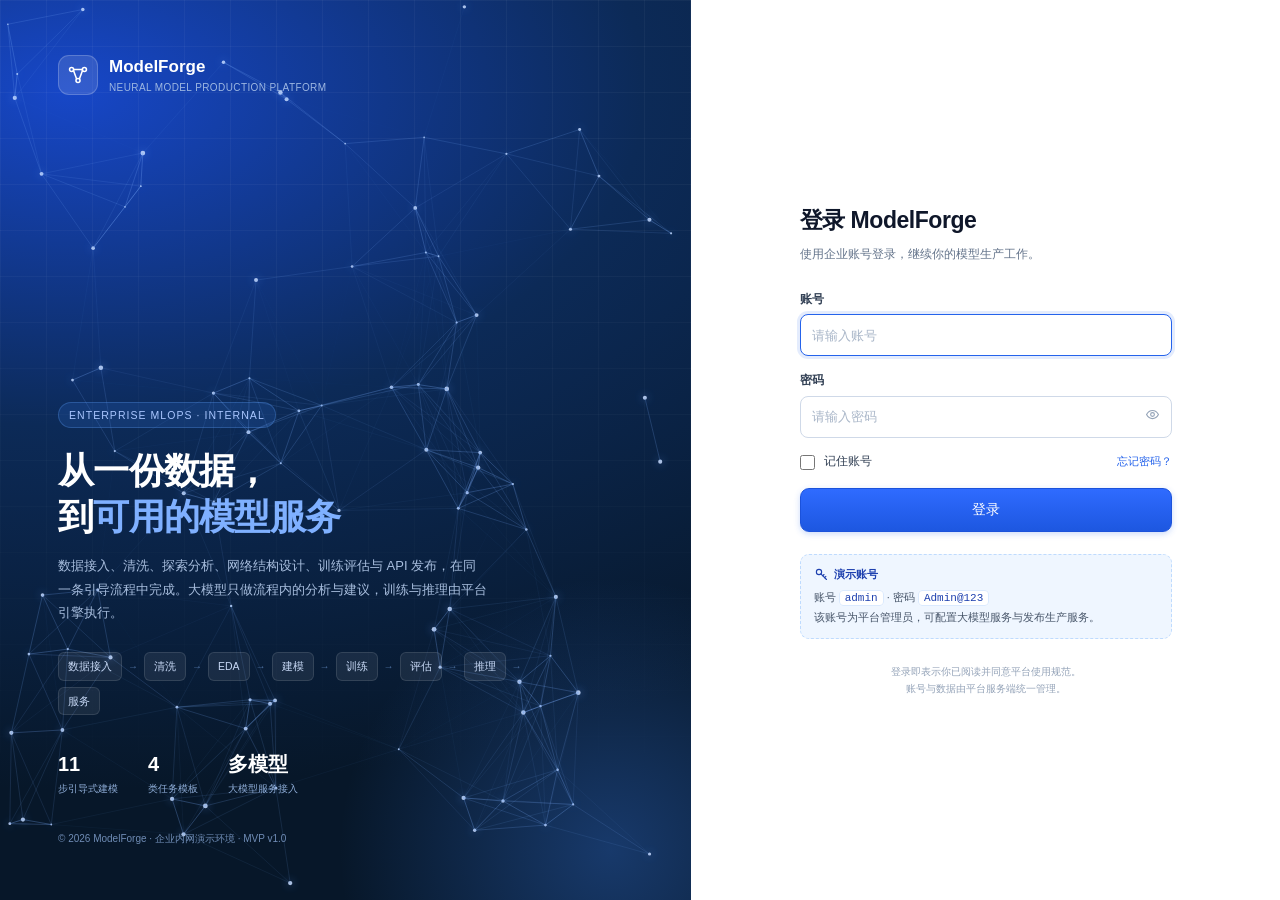
<file: frontend/index.html>
﻿﻿<!DOCTYPE html>
<html lang="zh-CN">
<head>
<meta charset="utf-8">
<meta name="viewport" content="width=device-width, initial-scale=1">
<link rel="icon" href="data:,">
<title>ModelForge · 神经网络模型生产平台</title>
<link rel="stylesheet" href="assets/styles.css?v=22">
</head>
<body>
<svg width="0" height="0" style="position:absolute" aria-hidden="true">
  <symbol id="i-home" viewBox="0 0 24 24"><path d="M3 10.5 12 3l9 7.5"/><path d="M5 9.5V21h14V9.5"/><path d="M9.5 21v-6h5v6"/></symbol>
  <symbol id="i-database" viewBox="0 0 24 24"><ellipse cx="12" cy="5" rx="8" ry="3"/><path d="M4 5v6c0 1.7 3.6 3 8 3s8-1.3 8-3V5"/><path d="M4 11v6c0 1.7 3.6 3 8 3s8-1.3 8-3v-6"/></symbol>
  <symbol id="i-sparkles" viewBox="0 0 24 24"><path d="m12 3 1.9 4.6L18.5 9.5 13.9 11.4 12 16l-1.9-4.6L5.5 9.5l4.6-1.9L12 3Z"/><path d="M19 15l.8 2 2 .8-2 .8-.8 2-.8-2-2-.8 2-.8.8-2Z"/></symbol>
  <symbol id="i-box" viewBox="0 0 24 24"><path d="m21 8-9-5-9 5v8l9 5 9-5V8Z"/><path d="m3 8 9 5 9-5"/><path d="M12 13v8"/></symbol>
  <symbol id="i-cpu" viewBox="0 0 24 24"><rect x="6" y="6" width="12" height="12" rx="2"/><rect x="9.5" y="9.5" width="5" height="5" rx="1"/><path d="M9 2v4M15 2v4M9 18v4M15 18v4M2 9h4M2 15h4M18 9h4M18 15h4"/></symbol>
  <symbol id="i-rocket" viewBox="0 0 24 24"><path d="M14 4c3-1 6-1 6-1s0 3-1 6c-1.5 4.2-4.8 7.4-9 9l-4-4c1.6-4.2 4.8-7.5 8-10Z"/><path d="m9 14-4 4"/><circle cx="15.5" cy="8.5" r="1.6"/><path d="M5.5 16.5c-1 .8-1.5 3.5-1.5 3.5s2.7-.5 3.5-1.5"/></symbol>
  <symbol id="i-settings" viewBox="0 0 24 24"><circle cx="12" cy="12" r="3"/><path d="M19.4 15a1.7 1.7 0 0 0 .3 1.9l.1.1a2 2 0 1 1-2.8 2.8l-.1-.1a1.7 1.7 0 0 0-1.9-.3 1.7 1.7 0 0 0-1 1.5V21a2 2 0 1 1-4 0v-.1a1.7 1.7 0 0 0-1-1.5 1.7 1.7 0 0 0-1.9.3l-.1.1a2 2 0 1 1-2.8-2.8l.1-.1a1.7 1.7 0 0 0 .3-1.9 1.7 1.7 0 0 0-1.5-1H3a2 2 0 1 1 0-4h.1a1.7 1.7 0 0 0 1.5-1 1.7 1.7 0 0 0-.3-1.9l-.1-.1a2 2 0 1 1 2.8-2.8l.1.1a1.7 1.7 0 0 0 1.9.3h.1a1.7 1.7 0 0 0 1-1.5V3a2 2 0 1 1 4 0v.1a1.7 1.7 0 0 0 1 1.5 1.7 1.7 0 0 0 1.9-.3l.1-.1a2 2 0 1 1 2.8 2.8l-.1.1a1.7 1.7 0 0 0-.3 1.9v.1a1.7 1.7 0 0 0 1.5 1H21a2 2 0 1 1 0 4h-.1a1.7 1.7 0 0 0-1.5 1Z"/></symbol>
  <symbol id="i-search" viewBox="0 0 24 24"><circle cx="11" cy="11" r="7"/><path d="m20 20-3.5-3.5"/></symbol>
  <symbol id="i-bell" viewBox="0 0 24 24"><path d="M18 8a6 6 0 1 0-12 0c0 7-3 7-3 7h18s-3 0-3-7"/><path d="M13.7 21a2 2 0 0 1-3.4 0"/></symbol>
  <symbol id="i-user" viewBox="0 0 24 24"><circle cx="12" cy="8" r="4"/><path d="M4.5 21c.6-4.2 3.7-6 7.5-6s6.9 1.8 7.5 6"/></symbol>
  <symbol id="i-logout" viewBox="0 0 24 24"><path d="M9 21H5a2 2 0 0 1-2-2V5a2 2 0 0 1 2-2h4"/><path d="m16 17 5-5-5-5"/><path d="M21 12H9"/></symbol>
  <symbol id="i-chevron-right" viewBox="0 0 24 24"><path d="m9 6 6 6-6 6"/></symbol>
  <symbol id="i-chevron-down" viewBox="0 0 24 24"><path d="m6 9 6 6 6-6"/></symbol>
  <symbol id="i-x" viewBox="0 0 24 24"><path d="M18 6 6 18M6 6l12 12"/></symbol>
  <symbol id="i-check" viewBox="0 0 24 24"><path d="m4 12.5 5 5L20 6.5"/></symbol>
  <symbol id="i-check-circle" viewBox="0 0 24 24"><circle cx="12" cy="12" r="9"/><path d="m8 12 3 3 5.5-6"/></symbol>
  <symbol id="i-x-circle" viewBox="0 0 24 24"><circle cx="12" cy="12" r="9"/><path d="m9 9 6 6M15 9l-6 6"/></symbol>
  <symbol id="i-alert" viewBox="0 0 24 24"><path d="m12 3 9.5 17H2.5L12 3Z"/><path d="M12 9v5"/><path d="M12 17.2v.1"/></symbol>
  <symbol id="i-info" viewBox="0 0 24 24"><circle cx="12" cy="12" r="9"/><path d="M12 11v5"/><path d="M12 7.8v.1"/></symbol>
  <symbol id="i-play" viewBox="0 0 24 24"><path d="M8 4.5v15l12-7.5-12-7.5Z"/></symbol>
  <symbol id="i-pause" viewBox="0 0 24 24"><path d="M9 5v14M15 5v14"/></symbol>
  <symbol id="i-stop" viewBox="0 0 24 24"><rect x="6" y="6" width="12" height="12" rx="2"/></symbol>
  <symbol id="i-refresh" viewBox="0 0 24 24"><path d="M21 12a9 9 0 1 1-3-6.7"/><path d="M21 3v6h-6"/></symbol>
  <symbol id="i-plus" viewBox="0 0 24 24"><path d="M12 5v14M5 12h14"/></symbol>
  <symbol id="i-upload" viewBox="0 0 24 24"><path d="M21 15v4a2 2 0 0 1-2 2H5a2 2 0 0 1-2-2v-4"/><path d="m7 9 5-5 5 5"/><path d="M12 4v12"/></symbol>
  <symbol id="i-download" viewBox="0 0 24 24"><path d="M21 15v4a2 2 0 0 1-2 2H5a2 2 0 0 1-2-2v-4"/><path d="m7 11 5 5 5-5"/><path d="M12 4v12"/></symbol>
  <symbol id="i-arrow-left" viewBox="0 0 24 24"><path d="M20 12H4"/><path d="m10 6-6 6 6 6"/></symbol>
  <symbol id="i-arrow-right" viewBox="0 0 24 24"><path d="M4 12h16"/><path d="m14 6 6 6-6 6"/></symbol>
  <symbol id="i-more" viewBox="0 0 24 24"><circle cx="5" cy="12" r="1"/><circle cx="12" cy="12" r="1"/><circle cx="19" cy="12" r="1"/></symbol>
  <symbol id="i-edit" viewBox="0 0 24 24"><path d="M12 20h9"/><path d="M16.5 3.5a2.1 2.1 0 0 1 3 3L8 18l-4 1 1-4 11.5-11.5Z"/></symbol>
  <symbol id="i-trash" viewBox="0 0 24 24"><path d="M4 7h16"/><path d="M9 7V4h6v3"/><path d="M6 7l1 13h10l1-13"/><path d="M10 11v5M14 11v5"/></symbol>
  <symbol id="i-filter" viewBox="0 0 24 24"><path d="M3 5h18l-7 8v6l-4 2v-8L3 5Z"/></symbol>
  <symbol id="i-lock" viewBox="0 0 24 24"><rect x="4.5" y="10" width="15" height="11" rx="2"/><path d="M8 10V7a4 4 0 0 1 8 0v3"/><path d="M12 14v3"/></symbol>
  <symbol id="i-eye" viewBox="0 0 24 24"><path d="M2.5 12S6 5.5 12 5.5 21.5 12 21.5 12 18 18.5 12 18.5 2.5 12 2.5 12Z"/><circle cx="12" cy="12" r="3"/></symbol>
  <symbol id="i-eye-off" viewBox="0 0 24 24"><path d="m3 3 18 18"/><path d="M10.6 6.2A9.8 9.8 0 0 1 12 6c6 0 9.5 6 9.5 6a17 17 0 0 1-3 3.6"/><path d="M6.2 7.5A17 17 0 0 0 2.5 12S6 18 12 18a9.7 9.7 0 0 0 4.1-.9"/><path d="M9.9 9.9a3 3 0 0 0 4.2 4.2"/></symbol>
  <symbol id="i-code" viewBox="0 0 24 24"><path d="m8 6-6 6 6 6"/><path d="m16 6 6 6-6 6"/></symbol>
  <symbol id="i-external" viewBox="0 0 24 24"><path d="M14 4h6v6"/><path d="m20 4-9 9"/><path d="M19 14v5a1.5 1.5 0 0 1-1.5 1.5h-12A1.5 1.5 0 0 1 4 19V7a1.5 1.5 0 0 1 1.5-1.5H11"/></symbol>
  <symbol id="i-layers" viewBox="0 0 24 24"><path d="m12 3 9 5-9 5-9-5 9-5Z"/><path d="m3 12 9 5 9-5"/><path d="m3 16 9 5 9-5"/></symbol>
  <symbol id="i-clock" viewBox="0 0 24 24"><circle cx="12" cy="12" r="9"/><path d="M12 7v5l3.5 2"/></symbol>
  <symbol id="i-target" viewBox="0 0 24 24"><circle cx="12" cy="12" r="9"/><circle cx="12" cy="12" r="5"/><circle cx="12" cy="12" r="1.2"/></symbol>
  <symbol id="i-zap" viewBox="0 0 24 24"><path d="M13 2 4 14h7l-1 8 9-12h-7l1-8Z"/></symbol>
  <symbol id="i-link" viewBox="0 0 24 24"><path d="M10 13a5 5 0 0 0 7.5.4l3-3a5 5 0 0 0-7-7l-1.7 1.7"/><path d="M14 11a5 5 0 0 0-7.5-.4l-3 3a5 5 0 0 0 7 7l1.7-1.7"/></symbol>
  <symbol id="i-help" viewBox="0 0 24 24"><circle cx="12" cy="12" r="9"/><path d="M9.3 9a2.8 2.8 0 1 1 4 2.5c-.8.4-1.3 1-1.3 1.9v.3"/><path d="M12 17.2v.1"/></symbol>
  <symbol id="i-chart" viewBox="0 0 24 24"><path d="M4 20V10M10 20V4M16 20v-7M22 20H2"/></symbol>
  <symbol id="i-table" viewBox="0 0 24 24"><rect x="3" y="4" width="18" height="16" rx="2"/><path d="M3 9h18M9 9v11M15 9v11"/></symbol>
  <symbol id="i-image" viewBox="0 0 24 24"><rect x="3" y="4" width="18" height="16" rx="2"/><circle cx="8.5" cy="9.5" r="1.6"/><path d="m21 16-5-5-6 6-3-3-4 4"/></symbol>
  <symbol id="i-text" viewBox="0 0 24 24"><path d="M4 6h16M4 11h16M4 16h11"/></symbol>
  <symbol id="i-trend" viewBox="0 0 24 24"><path d="m3 17 6-6 4 4 8-8"/><path d="M21 7v6h-6"/></symbol>
  <symbol id="i-shield" viewBox="0 0 24 24"><path d="M12 3 4.5 6v6c0 4.6 3.2 7.6 7.5 9 4.3-1.4 7.5-4.4 7.5-9V6L12 3Z"/><path d="m9 12 2 2 4-4"/></symbol>
  <symbol id="i-key" viewBox="0 0 24 24"><circle cx="8" cy="8" r="4.2"/><path d="m11 11 9 9"/><path d="m17 17 2-2"/><path d="m14 14 2-2"/></symbol>
  <symbol id="i-copy" viewBox="0 0 24 24"><rect x="9" y="9" width="12" height="12" rx="2"/><path d="M5 15H4a1 1 0 0 1-1-1V4a1 1 0 0 1 1-1h10a1 1 0 0 1 1 1v1"/></symbol>
  <symbol id="i-activity" viewBox="0 0 24 24"><path d="M3 12h4l3-8 4 16 3-8h4"/></symbol>
  <symbol id="i-server" viewBox="0 0 24 24"><rect x="3" y="4" width="18" height="7" rx="2"/><rect x="3" y="13" width="18" height="7" rx="2"/><path d="M7 7.5v.1M7 16.5v.1M12 7.5h5M12 16.5h5"/></symbol>
  <symbol id="i-mail" viewBox="0 0 24 24"><rect x="3" y="5" width="18" height="14" rx="2"/><path d="m3.5 6.5 8.5 6 8.5-6"/></symbol>
</svg>

<div class="app">
  <aside class="sidebar">
    <div class="sidebar-brand">
      <div class="brand-mark">
        <svg width="19" height="19" viewBox="0 0 24 24" fill="none" stroke="currentColor" stroke-width="1.7" stroke-linecap="round" stroke-linejoin="round">
          <circle cx="5" cy="6" r="2.2"/><circle cx="19" cy="6" r="2.2"/><circle cx="12" cy="18" r="2.2"/>
          <path d="M7.1 7.1 10.4 16M16.9 7.1 13.6 16M7.2 6h9.6"/>
        </svg>
      </div>
      <div>
        <div class="brand-name">ModelForge</div>
        <div class="brand-sub">模型生产平台 · MVP</div>
      </div>
    </div>

    <div class="org-switch" id="org-switch">
      <div class="org-avatar">数</div>
      <div class="org-name">数据智能中心</div>
      <div class="org-plan">企业版</div>
    </div>

    <nav class="side-nav" id="side-nav"></nav>

    <div class="sidebar-foot">
      <div class="llm-status" id="llm-status"></div>
      <div class="user-chip" id="side-user">
        <div class="avatar" data-user-initial>管理员</div>
        <div class="user-meta">
          <div class="n" data-user-name>管理员</div>
          <div class="r" data-user-role>平台管理员</div>
        </div>
        <svg class="icon icon-sm" style="color:#94a3b8" aria-hidden="true"><use href="#i-chevron-down"></use></svg>
      </div>
    </div>
  </aside>

  <div class="main">
    <header class="topbar">
      <div class="crumbs" id="crumbs"></div>
      <div class="topbar-right">
        <div class="search-box" id="btn-global-search" role="button" aria-label="全局搜索">
          <svg class="icon icon-sm" aria-hidden="true"><use href="#i-search"></use></svg>
          <input id="global-search" placeholder="搜索数据、模型或页面" readonly>
          <kbd>Ctrl K</kbd>
        </div>
        <button class="btn-ai" id="btn-ai">
          <svg class="icon icon-sm" aria-hidden="true"><use href="#i-sparkles"></use></svg>
          AI 助手
        </button>
        <button class="icon-btn" id="btn-notify" title="通知">
          <svg class="icon" aria-hidden="true"><use href="#i-bell"></use></svg>
          <span class="dot-red"></span>
        </button>
        <div class="top-user" id="top-user">
          <div class="avatar" data-user-initial>管理员</div>
          <div field="user">
            <div class="user-meta" style="min-width:70px">
              <div class="n" data-user-name>管理员</div>
              <div class="r" data-user-role>平台管理员</div>
            </div>
          </div>
        </div>
      </div>
    </header>

    <main id="view" class="content"></main>
  </div>
</div>

<script src="assets/base.js?v=31"></script>
<script src="assets/api.js?v=31"></script>
<script src="assets/core.js?v=31"></script>
<script src="assets/data.js?v=31"></script>
<script src="assets/models.js?v=31"></script>
<script src="assets/ops.js?v=31"></script>
<script src="assets/parse-plans.js?v=31"></script>
<script src="assets/wizard.js?v=31"></script>
<script src="assets/wizard-run.js?v=31"></script>
<script>MF.boot();</script>
</body>
</html>
</file>
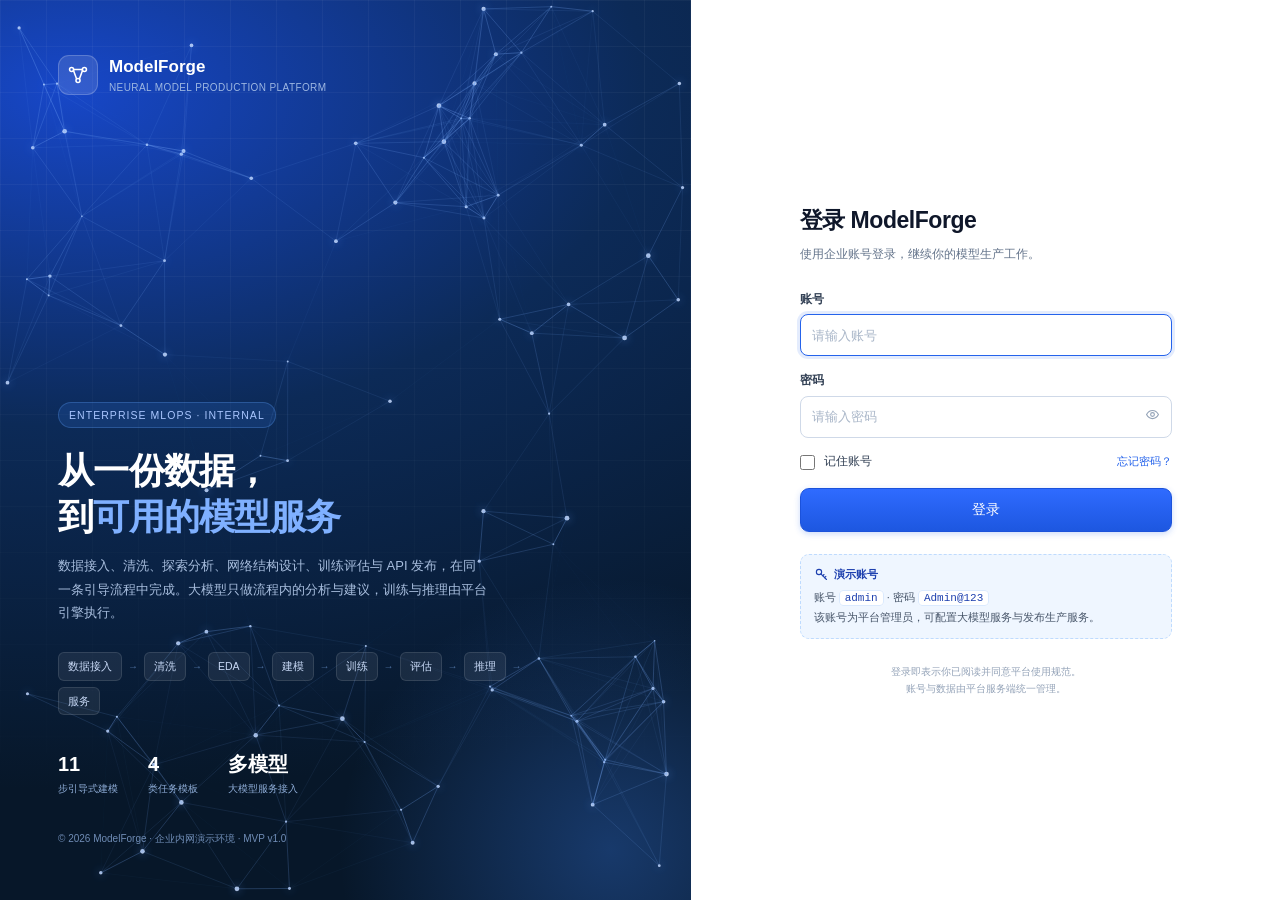
<file: frontend/login.html>
﻿<!DOCTYPE html>
<html lang="zh-CN">
<head>
<meta charset="utf-8">
<meta name="viewport" content="width=device-width, initial-scale=1">
<link rel="icon" href="data:,">
<title>登录 · ModelForge 模型生产平台</title>
<link rel="stylesheet" href="assets/styles.css?v=15">
</head>
<body>
<div class="login-page">
  <section class="login-left">
    <!-- 动态背景装饰 -->
    <div class="bg-layer">
      <canvas id="particle-canvas" aria-hidden="true"></canvas>
    </div>

    <div class="login-brand">
      <div class="mark">
        <svg width="22" height="22" viewBox="0 0 24 24" fill="none" stroke="currentColor" stroke-width="1.7" stroke-linecap="round" stroke-linejoin="round">
          <circle cx="5" cy="6" r="2.2"/><circle cx="19" cy="6" r="2.2"/><circle cx="12" cy="18" r="2.2"/>
          <path d="M7.1 7.1 10.4 16M16.9 7.1 13.6 16M7.2 6h9.6"/>
        </svg>
      </div>
      <div>
        <div class="n">ModelForge</div>
        <div class="s">NEURAL MODEL PRODUCTION PLATFORM</div>
      </div>
    </div>

    <div class="login-hero">
      <div class="eyebrow">ENTERPRISE MLOPS · INTERNAL</div>
      <h1>从一份数据，<br>到<span>可用的模型服务</span></h1>
      <p>数据接入、清洗、探索分析、网络结构设计、训练评估与 API 发布，在同一条引导流程中完成。大模型只做流程内的分析与建议，训练与推理由平台引擎执行。</p>
      <div class="login-flow">
        <span class="fi">数据接入</span><span class="fa">→</span>
        <span class="fi">清洗</span><span class="fa">→</span>
        <span class="fi">EDA</span><span class="fa">→</span>
        <span class="fi">建模</span><span class="fa">→</span>
        <span class="fi">训练</span><span class="fa">→</span>
        <span class="fi">评估</span><span class="fa">→</span>
        <span class="fi">推理</span><span class="fa">→</span>
        <span class="fi">服务</span>
      </div>
    </div>

    <div class="login-stats">
      <div><div class="sv">11</div><div class="sl">步引导式建模</div></div>
      <div><div class="sv">4</div><div class="sl">类任务模板</div></div>
      <div><div class="sv">多模型</div><div class="sl">大模型服务接入</div></div>
    </div>

    <div class="login-foot">© 2026 ModelForge · 企业内网演示环境 · MVP v1.0</div>
  </section>

  <section class="login-right">
    <div class="login-card">
      <h2>登录 ModelForge</h2>
      <div class="sub">使用企业账号登录，继续你的模型生产工作。</div>

      <div class="login-error" id="login-error">
        <svg class="icon icon-sm" aria-hidden="true"><use href="#i-alert"></use></svg>
        <span id="login-error-text">账号或密码不正确，请重试。</span>
      </div>

      <form id="login-form" autocomplete="on">
        <div class="login-field">
          <label for="login-account">账号</label>
          <input class="input" id="login-account" name="account" placeholder="请输入账号" autocomplete="username" autofocus>
        </div>
        <div class="login-field">
          <label for="login-password">密码</label>
          <div class="input-affix">
            <input class="input" id="login-password" name="password" type="password" placeholder="请输入密码" autocomplete="current-password">
            <button class="affix-btn" type="button" id="login-eye" aria-label="显示或隐藏密码">
              <svg class="icon icon-sm" aria-hidden="true"><use href="#i-eye"></use></svg>
            </button>
          </div>
        </div>
        <div class="login-row">
          <label class="check-row" style="padding:0"><input type="checkbox" id="login-remember"><span class="ct" style="font-size:11.5px">记住账号</span></label>
          <a href="javascript:void(0)" id="login-forgot">忘记密码？</a>
        </div>
        <button class="btn btn-primary btn-block login-btn" type="submit" id="login-submit">登录</button>
      </form>

      <div class="demo-box">
        <div class="dt">
          <svg class="icon icon-sm" aria-hidden="true"><use href="#i-key"></use></svg>
          演示账号
        </div>
        <div class="dd">账号 <code>admin</code> · 密码 <code>Admin@123</code><br>该账号为平台管理员，可配置大模型服务与发布生产服务。</div>
      </div>

      <div class="login-legal">登录即表示你已阅读并同意平台使用规范。<br>账号与数据由平台服务端统一管理。</div>
    </div>
  </section>
</div>

<svg width="0" height="0" style="position:absolute" aria-hidden="true">
  <symbol id="i-alert" viewBox="0 0 24 24"><path d="m12 3 9.5 17H2.5L12 3Z"/><path d="M12 9v5"/><path d="M12 17.2v.1"/></symbol>
  <symbol id="i-eye" viewBox="0 0 24 24"><path d="M2.5 12S6 5.5 12 5.5 21.5 12 21.5 12 18 18.5 12 18.5 2.5 12 2.5 12Z"/><circle cx="12" cy="12" r="3"/></symbol>
  <symbol id="i-eye-off" viewBox="0 0 24 24"><path d="m3 3 18 18"/><path d="M10.6 6.2A9.8 9.8 0 0 1 12 6c6 0 9.5 6 9.5 6a17 17 0 0 1-3 3.6"/><path d="M6.2 7.5A17 17 0 0 0 2.5 12S6 18 12 18a9.7 9.7 0 0 0 4.1-.9"/><path d="M9.9 9.9a3 3 0 0 0 4.2 4.2"/></symbol>
  <symbol id="i-key" viewBox="0 0 24 24"><circle cx="8" cy="8" r="4.2"/><path d="m11 11 9 9"/><path d="m17 17 2-2"/><path d="m14 14 2-2"/></symbol>
</svg>

<script src="assets/base.js?v=15"></script>
<script src="assets/api.js?v=15"></script>
<script src="assets/login.js?v=15"></script>
<script>
(function () {
  const canvas = document.getElementById('particle-canvas');
  if (!canvas) return;
  const ctx = canvas.getContext('2d');
  const left = document.querySelector('.login-left');

  let W = 0, H = 0, dpr = Math.min(window.devicePixelRatio || 1, 2);
  let particles = [];
  const mouse = { x: null, y: null, active: false };
  const PARTICLE_COUNT = 90;
  const LINK_DIST = 150;
  const MOUSE_RADIUS = 130;

  function resize() {
    const rect = left.getBoundingClientRect();
    W = rect.width; H = rect.height;
    canvas.width = W * dpr; canvas.height = H * dpr;
    canvas.style.width = W + 'px'; canvas.style.height = H + 'px';
    ctx.setTransform(dpr, 0, 0, dpr, 0, 0);
  }

  function init() {
    particles = [];
    for (let i = 0; i < PARTICLE_COUNT; i++) {
      particles.push({
        x: Math.random() * W,
        y: Math.random() * H,
        vx: (Math.random() - 0.5) * 0.5,
        vy: (Math.random() - 0.5) * 0.5,
        r: Math.random() * 1.6 + 0.8
      });
    }
  }

  function step() {
    ctx.clearRect(0, 0, W, H);

    // 粒子 + 排斥
    for (let i = 0; i < particles.length; i++) {
      const p = particles[i];
      p.x += p.vx; p.y += p.vy;
      if (mouse.active) {
        const dx = p.x - mouse.x, dy = p.y - mouse.y;
        const d2 = dx * dx + dy * dy;
        if (d2 < MOUSE_RADIUS * MOUSE_RADIUS) {
          const d = Math.sqrt(d2) || 0.01;
          const push = (MOUSE_RADIUS - d) / MOUSE_RADIUS;
          p.vx += (dx / d) * push * 0.25;
          p.vy += (dy / d) * push * 0.25;
        }
      }
      // 阻尼
      p.vx *= 0.985; p.vy *= 0.985;
      if (Math.abs(p.vx) < 0.02) p.vx = (Math.random() - 0.5) * 0.1;
      if (Math.abs(p.vy) < 0.02) p.vy = (Math.random() - 0.5) * 0.1;
      // 边界反弹（留一点内缩）
      const pad = 6;
      if (p.x < pad) { p.x = pad; p.vx *= -1; }
      if (p.x > W - pad) { p.x = W - pad; p.vx *= -1; }
      if (p.y < pad) { p.y = pad; p.vy *= -1; }
      if (p.y > H - pad) { p.y = H - pad; p.vy *= -1; }

      ctx.beginPath();
      ctx.arc(p.x, p.y, p.r, 0, Math.PI * 2);
      ctx.fillStyle = 'rgba(200,220,255,0.9)';
      ctx.shadowColor = 'rgba(100,160,255,0.8)';
      ctx.shadowBlur = 8;
      ctx.fill();
      ctx.shadowBlur = 0;
    }

    // 连线
    ctx.lineWidth = 0.7;
    for (let i = 0; i < particles.length; i++) {
      for (let j = i + 1; j < particles.length; j++) {
        const a = particles[i], b = particles[j];
        const dx = a.x - b.x, dy = a.y - b.y;
        const d = Math.sqrt(dx * dx + dy * dy);
        if (d < LINK_DIST) {
          const alpha = (1 - d / LINK_DIST) * 0.55;
          ctx.strokeStyle = 'rgba(127,176,255,' + alpha.toFixed(3) + ')';
          ctx.beginPath();
          ctx.moveTo(a.x, a.y); ctx.lineTo(b.x, b.y);
          ctx.stroke();
        }
      }
    }

    requestAnimationFrame(step);
  }

  function onMouse(e) {
    const rect = left.getBoundingClientRect();
    mouse.x = e.clientX - rect.left;
    mouse.y = e.clientY - rect.top;
    mouse.active = true;
  }
  function onLeave() { mouse.active = false; }
  function onResize() {
    resize();
    init();
  }

  window.addEventListener('resize', onResize);
  left.addEventListener('mousemove', onMouse);
  left.addEventListener('mouseleave', onLeave);

  resize(); init(); step();
})();
</script>
</body>
</html>
</file>
<file: frontend/assets/styles.css>
/* =========================================================
   ModelForge · 神经网络模型全生命周期平台
   蓝白商务风格设计系统
   ========================================================= */
:root {
  --primary: #2563eb;
  --primary-600: #1d4ed8;
  --primary-700: #1e40af;
  --primary-50: #eff6ff;
  --primary-100: #dbeafe;
  --primary-200: #bfdbfe;
  --navy: #0b1b33;
  --navy-2: #102a4c;
  --ink: #0f172a;
  --text: #1e293b;
  --muted: #64748b;
  --subtle: #94a3b8;
  --line: #e5ebf3;
  --line-strong: #cfd9e8;
  --bg: #f4f7fc;
  --surface: #ffffff;
  --surface-2: #f8fafd;
  --success: #0f9d76;
  --success-bg: #ecfdf5;
  --warning: #c77a0a;
  --warning-bg: #fffbeb;
  --danger: #dc2626;
  --danger-bg: #fef2f2;
  --purple: #7c3aed;
  --purple-bg: #f5f3ff;
  --cyan: #0891b2;
  --radius: 12px;
  --radius-sm: 8px;
  --radius-lg: 16px;
  --shadow-sm: 0 1px 2px rgba(15, 23, 42, .04);
  --shadow: 0 6px 20px rgba(15, 23, 42, .06);
  --shadow-lg: 0 24px 60px rgba(15, 23, 42, .16);
  --sidebar-w: 236px;
  --topbar-h: 64px;
  --mono: "SFMono-Regular", "JetBrains Mono", Consolas, "Liberation Mono", Menlo, monospace;
}

* { box-sizing: border-box; margin: 0; padding: 0; }
html, body { height: 100%; }
body {
  font-family: -apple-system, BlinkMacSystemFont, "Segoe UI", "PingFang SC", "Hiragino Sans GB", "Microsoft YaHei", sans-serif;
  background: var(--bg);
  color: var(--text);
  font-size: 14px;
  line-height: 1.55;
  -webkit-font-smoothing: antialiased;
}
a { color: var(--primary); text-decoration: none; }
button, input, select, textarea { font-family: inherit; }
button { cursor: pointer; }
svg { display: block; }
::selection { background: var(--primary-200); }
::-webkit-scrollbar { width: 8px; height: 8px; }
::-webkit-scrollbar-thumb { background: #cdd8e8; border-radius: 8px; }
::-webkit-scrollbar-track { background: transparent; }

.icon { width: 18px; height: 18px; stroke: currentColor; fill: none; stroke-width: 1.8; stroke-linecap: round; stroke-linejoin: round; flex-shrink: 0; }
.icon-sm { width: 15px; height: 15px; }
.icon-lg { width: 22px; height: 22px; }

/* ---------- 布局 ---------- */
.app { min-height: 100vh; }
.sidebar {
  position: fixed; inset: 0 auto 0 0; width: var(--sidebar-w);
  background: #fff; border-right: 1px solid var(--line);
  display: flex; flex-direction: column; z-index: 50;
}
.sidebar-brand {
  height: var(--topbar-h); display: flex; align-items: center; gap: 10px;
  padding: 0 18px; border-bottom: 1px solid var(--line);
}
.brand-mark {
  width: 34px; height: 34px; border-radius: 9px; flex-shrink: 0;
  background: linear-gradient(145deg, #2f6bff, #1747c8);
  display: grid; place-items: center; color: #fff;
  box-shadow: 0 4px 12px rgba(37, 99, 235, .3);
}
.brand-name { font-size: 15px; font-weight: 700; letter-spacing: -.01em; color: var(--ink); line-height: 1.2; }
.brand-sub { font-size: 10px; color: var(--subtle); letter-spacing: .01em; }
.org-switch {
  margin: 12px 14px 4px; padding: 9px 10px; border: 1px solid var(--line);
  border-radius: var(--radius-sm); display: flex; align-items: center; gap: 9px;
  cursor: pointer; transition: .16s; background: var(--surface-2);
}
.org-switch:hover { border-color: var(--primary-200); background: var(--primary-50); }
.org-avatar {
  width: 26px; height: 26px; border-radius: 7px; background: var(--navy);
  color: #fff; display: grid; place-items: center; font-size: 11px; font-weight: 700;
}
.org-name { font-size: 12px; font-weight: 600; color: var(--text); flex: 1; }
.org-plan { font-size: 10px; color: var(--muted); }

.side-nav { flex: 1; overflow-y: auto; padding: 8px 12px 12px; }
.nav-group { margin-top: 14px; }
.nav-group-label {
  font-size: 10px; letter-spacing: .1em; color: var(--subtle);
  padding: 0 10px; margin-bottom: 6px; font-weight: 600;
}
.nav-item {
  display: flex; align-items: center; gap: 10px; height: 38px; padding: 0 10px;
  border-radius: 8px; color: #475569; font-size: 13px; font-weight: 500;
  position: relative; margin-bottom: 2px; transition: .16s;
}
.nav-item:hover { background: #f3f7fd; color: var(--primary-600); }
.nav-item.active { background: var(--primary-50); color: var(--primary-600); font-weight: 600; }
.nav-item.active::before {
  content: ""; position: absolute; left: -12px; top: 9px; bottom: 9px;
  width: 3px; border-radius: 0 3px 3px 0; background: var(--primary);
}
.nav-item .nav-badge {
  margin-left: auto; font-size: 10px; padding: 1px 6px; border-radius: 999px;
  background: var(--primary-100); color: var(--primary-700); font-weight: 600;
}
.sidebar-foot { border-top: 1px solid var(--line); padding: 12px; }
.llm-status {
  display: flex; align-items: center; gap: 8px; padding: 9px 10px;
  border-radius: 8px; background: var(--surface-2); border: 1px solid var(--line);
  margin-bottom: 10px; cursor: pointer;
}
.llm-status .dot { width: 7px; height: 7px; border-radius: 50%; background: var(--success); box-shadow: 0 0 0 3px rgba(15, 157, 118, .12); }
.llm-status .label { font-size: 11px; color: var(--muted); }
.llm-status .value { font-size: 11px; font-weight: 600; color: var(--text); margin-left: auto; }
.user-chip { display: flex; align-items: center; gap: 9px; padding: 6px; border-radius: 8px; cursor: pointer; }
.user-chip:hover { background: var(--surface-2); }
.avatar {
  width: 30px; height: 30px; border-radius: 50%; background: linear-gradient(135deg, #4f8bff, #1d4ed8);
  color: #fff; font-size: 12px; font-weight: 600; display: grid; place-items: center;
}
.user-meta { flex: 1; min-width: 0; }
.user-meta .n { font-size: 12px; font-weight: 600; color: var(--text); }
.user-meta .r { font-size: 10px; color: var(--subtle); }

.main { margin-left: var(--sidebar-w); min-height: 100vh; display: flex; flex-direction: column; }
.topbar {
  height: var(--topbar-h); position: sticky; top: 0; z-index: 40;
  background: rgba(255, 255, 255, .9); backdrop-filter: blur(10px);
  border-bottom: 1px solid var(--line);
  display: flex; align-items: center; gap: 16px; padding: 0 26px;
}
.crumbs { display: flex; align-items: center; gap: 7px; font-size: 12px; color: var(--subtle); }
.crumbs .cur { color: var(--text); font-weight: 600; }
.crumbs .sep { color: #cbd5e1; }
.topbar-right { margin-left: auto; display: flex; align-items: center; gap: 8px; }
.search-box {
  display: flex; align-items: center; gap: 8px; width: 230px; height: 34px;
  padding: 0 10px; border: 1px solid var(--line); border-radius: 8px;
  background: var(--surface-2); color: var(--subtle); transition: .16s;
}
.search-box:focus-within { border-color: var(--primary-200); background: #fff; box-shadow: 0 0 0 3px rgba(37, 99, 235, .08); }
.search-box input { border: 0; outline: 0; background: transparent; font-size: 12px; flex: 1; color: var(--text); }
.search-box kbd {
  font-family: inherit; font-size: 10px; border: 1px solid var(--line-strong);
  padding: 1px 5px; border-radius: 4px; color: var(--subtle); background: #fff;
}
.icon-btn {
  width: 34px; height: 34px; border-radius: 8px; border: 1px solid transparent;
  background: transparent; color: var(--muted); display: grid; place-items: center; position: relative;
  transition: .16s;
}
.icon-btn:hover { background: var(--primary-50); color: var(--primary-600); }
.icon-btn .dot-red { position: absolute; top: 7px; right: 8px; width: 6px; height: 6px; border-radius: 50%; background: var(--danger); border: 1.5px solid #fff; }
.btn-ai {
  display: inline-flex; align-items: center; gap: 6px; height: 34px; padding: 0 12px;
  border: 1px solid var(--primary-200); background: linear-gradient(180deg, #f5f9ff, #eef5ff);
  color: var(--primary-600); border-radius: 8px; font-size: 12px; font-weight: 600;
}
.btn-ai:hover { background: var(--primary-50); border-color: var(--primary); }
.top-user { display: flex; align-items: center; gap: 8px; padding-left: 10px; margin-left: 4px; border-left: 1px solid var(--line); cursor: pointer; }
.top-user .avatar { width: 30px; height: 30px; }

.content { padding: 26px 30px 54px; max-width: 1520px; width: 100%; margin: 0 auto; flex: 1; }
.page-head { display: flex; align-items: flex-start; gap: 16px; margin-bottom: 22px; }
.page-head h1 { font-size: 24px; font-weight: 700; letter-spacing: -.02em; color: var(--ink); line-height: 1.3; }
.page-head p { font-size: 13px; color: var(--muted); margin-top: 4px; }
.page-head .actions { margin-left: auto; display: flex; gap: 9px; flex-wrap: wrap; justify-content: flex-end; }
.section-title { font-size: 15px; font-weight: 700; color: var(--ink); display: flex; align-items: center; gap: 8px; }
.section-sub { font-size: 12px; color: var(--muted); margin-top: 2px; }
.muted { color: var(--muted); }
.small { font-size: 12px; }
.tiny { font-size: 11px; }
.mono { font-family: var(--mono); }
.nowrap { white-space: nowrap; }
.flex { display: flex; }
.items-center { align-items: center; }
.gap-6 { gap: 6px; } .gap-8 { gap: 8px; } .gap-10 { gap: 10px; } .gap-12 { gap: 12px; }
.ml-auto { margin-left: auto; }
.mt-8 { margin-top: 8px; } .mt-12 { margin-top: 12px; } .mt-16 { margin-top: 16px; } .mt-20 { margin-top: 20px; } .mt-24 { margin-top: 24px; }
.grid { display: grid; gap: 18px; }
.grid-4 { grid-template-columns: repeat(4, minmax(0, 1fr)); }
.grid-3 { grid-template-columns: repeat(3, minmax(0, 1fr)); }
.grid-2 { grid-template-columns: repeat(2, minmax(0, 1fr)); }
.grid-2-1 { grid-template-columns: 1.65fr 1fr; }
.hr { height: 1px; background: var(--line); margin: 18px 0; border: 0; }

/* ---------- 按钮 ---------- */
.btn {
  height: 36px; padding: 0 14px; border-radius: 8px; border: 1px solid var(--line-strong);
  background: #fff; color: var(--text); font-size: 13px; font-weight: 500;
  display: inline-flex; align-items: center; justify-content: center; gap: 7px;
  transition: .16s; white-space: nowrap; text-decoration: none;
}
.btn:hover { border-color: #b9c8dd; background: #fbfdff; color: var(--primary-600); }
.btn:active { transform: translateY(1px); }
.btn-primary {
  background: linear-gradient(180deg, #2f6bff, #1d57e0); border-color: #1b52db; color: #fff;
  box-shadow: 0 2px 6px rgba(37, 99, 235, .24);
}
.btn-primary:hover { background: linear-gradient(180deg, #4379ff, #1f5ce8); color: #fff; border-color: #1b52db; }
.btn-dark { background: var(--navy); border-color: var(--navy); color: #fff; }
.btn-dark:hover { background: var(--navy-2); color: #fff; }
.btn-ghost { border-color: transparent; background: transparent; color: var(--muted); }
.btn-ghost:hover { background: var(--primary-50); color: var(--primary-600); }
.btn-soft { background: var(--primary-50); border-color: var(--primary-100); color: var(--primary-700); }
.btn-soft:hover { background: var(--primary-100); border-color: var(--primary-200); color: var(--primary-700); }
.btn-danger { background: #fff; border-color: #fecaca; color: var(--danger); }
.btn-danger:hover { background: var(--danger-bg); border-color: #fca5a5; color: var(--danger); }
.btn-sm { height: 30px; padding: 0 10px; font-size: 12px; border-radius: 7px; gap: 5px; }
.btn-lg { height: 44px; padding: 0 22px; font-size: 14px; border-radius: 9px; }
.btn-block { width: 100%; }
.btn[disabled], .btn.disabled { opacity: .45; cursor: not-allowed; pointer-events: none; }
.btn-link { border: 0; background: none; color: var(--primary-600); font-size: 13px; font-weight: 500; display: inline-flex; align-items: center; gap: 4px; padding: 0; }
.btn-link:hover { color: var(--primary-700); text-decoration: underline; }
.btn-icon-only { width: 32px; padding: 0; }

/* ---------- 卡片 ---------- */
.card {
  background: var(--surface); border: 1px solid var(--line);
  border-radius: var(--radius); box-shadow: var(--shadow-sm);
}
.card-pad { padding: 20px; }
.card-head { display: flex; align-items: flex-start; gap: 12px; padding: 18px 20px 0; }
.card-head .actions { margin-left: auto; display: flex; gap: 6px; align-items: center; }
.card-body { padding: 16px 20px 20px; }
.card-hover { transition: .18s; }
.card-hover:hover { border-color: var(--primary-200); box-shadow: var(--shadow); transform: translateY(-1px); }
.card-accent { border-top: 3px solid var(--primary); }

/* ---------- 统计卡 ---------- */
.stat-card { padding: 18px 18px 14px; position: relative; overflow: hidden; }
.stat-top { display: flex; align-items: center; gap: 10px; }
.stat-icon {
  width: 34px; height: 34px; border-radius: 9px; display: grid; place-items: center;
  background: var(--primary-50); color: var(--primary-600);
}
.stat-icon.green { background: var(--success-bg); color: var(--success); }
.stat-icon.purple { background: var(--purple-bg); color: var(--purple); }
.stat-icon.amber { background: var(--warning-bg); color: var(--warning); }
.stat-label { font-size: 12px; color: var(--muted); }
.stat-value { font-size: 27px; font-weight: 700; letter-spacing: -.02em; color: var(--ink); margin-top: 10px; line-height: 1.1; }
.stat-value small { font-size: 12px; font-weight: 500; color: var(--subtle); margin-left: 3px; }
.stat-foot { display: flex; align-items: flex-end; justify-content: space-between; margin-top: 8px; gap: 10px; }
.stat-delta { font-size: 11px; font-weight: 600; display: inline-flex; align-items: center; gap: 3px; color: var(--success); }
.stat-delta.down { color: var(--danger); }
.stat-delta .muted { font-weight: 400; margin-left: 3px; }
.sparkline { width: 92px; height: 36px; }

/* ---------- 徽标与胶囊 ---------- */
.pill {
  display: inline-flex; align-items: center; gap: 5px; height: 22px; padding: 0 8px;
  border-radius: 999px; font-size: 11px; font-weight: 600; white-space: nowrap;
}
.pill .pdot { width: 5px; height: 5px; border-radius: 50%; background: currentColor; }
.pill-info { background: var(--primary-50); color: var(--primary-700); }
.pill-success { background: var(--success-bg); color: #047857; }
.pill-warn { background: var(--warning-bg); color: #a16207; }
.pill-danger { background: var(--danger-bg); color: #b91c1c; }
.pill-muted { background: #f1f5f9; color: var(--muted); }
.pill-purple { background: var(--purple-bg); color: #6d28d9; }
.tag {
  display: inline-flex; align-items: center; gap: 4px; padding: 2px 7px; border-radius: 5px;
  background: var(--surface-2); border: 1px solid var(--line); font-size: 11px; color: var(--muted);
}
.tag-blue { background: var(--primary-50); border-color: var(--primary-100); color: var(--primary-700); }
.badge-ai {
  display: inline-flex; align-items: center; gap: 4px; padding: 2px 7px; border-radius: 5px;
  background: linear-gradient(90deg, #eef4ff, #f5f0ff); border: 1px solid #dbe4ff;
  color: #4f46e5; font-size: 10px; font-weight: 600;
}
.badge-dot { width: 6px; height: 6px; border-radius: 50%; background: var(--success); flex-shrink: 0; }
.badge-dot.warn { background: var(--warning); }
.badge-dot.gray { background: var(--subtle); }
.badge-dot.red { background: var(--danger); }

/* ---------- 表格 ---------- */
.table-wrap { overflow-x: auto; border-radius: 0 0 var(--radius) var(--radius); }
table.tbl { width: 100%; border-collapse: collapse; font-size: 13px; }
.tbl thead th {
  text-align: left; font-size: 11px; font-weight: 600; color: var(--muted);
  background: var(--surface-2); padding: 11px 16px; border-top: 1px solid var(--line);
  border-bottom: 1px solid var(--line); white-space: nowrap;
}
.tbl tbody td { padding: 13px 16px; border-bottom: 1px solid #eef2f8; color: #334155; vertical-align: middle; }
.tbl tbody tr:last-child td { border-bottom: 0; }
.tbl tbody tr { transition: .14s; }
.tbl tbody tr:hover { background: #f8fbff; }
.tbl .cell-main { font-weight: 600; color: var(--ink); }
.tbl .cell-sub { font-size: 11px; color: var(--subtle); margin-top: 2px; }
.tbl .num { font-variant-numeric: tabular-nums; }
.tbl-actions { display: flex; gap: 4px; align-items: center; }
.tbl-empty { padding: 44px; text-align: center; color: var(--muted); }

/* ---------- 表单 ---------- */
.form-grid { display: grid; grid-template-columns: repeat(2, minmax(0, 1fr)); gap: 16px 18px; }
.form-grid.cols-3 { grid-template-columns: repeat(3, minmax(0, 1fr)); }
.field { display: flex; flex-direction: column; gap: 6px; }
.field.full { grid-column: 1 / -1; }
.field > label { font-size: 12px; font-weight: 600; color: #334155; }
.field .req { color: var(--danger); margin-left: 2px; }
.field .hint { font-size: 11px; color: var(--subtle); line-height: 1.5; }
.input, .select, .textarea {
  width: 100%; height: 38px; border: 1px solid var(--line-strong); border-radius: 8px;
  padding: 0 11px; font-size: 13px; color: var(--text); background: #fff;
  outline: none; transition: .16s;
}
.textarea { height: auto; min-height: 90px; padding: 9px 11px; resize: vertical; line-height: 1.6; }
.input::placeholder, .textarea::placeholder { color: #a9b6c8; }
.input:focus, .select:focus, .textarea:focus {
  border-color: var(--primary); box-shadow: 0 0 0 3px rgba(37, 99, 235, .12);
}
.input.error, .select.error { border-color: var(--danger); box-shadow: 0 0 0 3px rgba(220, 38, 38, .08); }
.input[disabled], .select[disabled] { background: #f8fafc; color: var(--subtle); cursor: not-allowed; }
.select {
  appearance: none;
  background-image: url("data:image/svg+xml,%3Csvg xmlns='http://www.w3.org/2000/svg' width='16' height='16' viewBox='0 0 24 24' fill='none' stroke='%2364748b' stroke-width='2' stroke-linecap='round' stroke-linejoin='round'%3E%3Cpolyline points='6 9 12 15 18 9'/%3E%3C/svg%3E");
  background-repeat: no-repeat; background-position: right 10px center; padding-right: 30px;
}
.input-group { display: flex; align-items: center; gap: 0; }
.input-group .input { border-radius: 8px 0 0 8px; }
.input-group .btn { border-radius: 0 8px 8px 0; border-left: 0; height: 38px; }
.input-affix { position: relative; }
.input-affix .input { padding-right: 36px; }
.input-affix .affix-btn {
  position: absolute; right: 5px; top: 5px; width: 28px; height: 28px; border: 0;
  background: transparent; color: var(--subtle); border-radius: 6px; display: grid; place-items: center;
}
.input-affix .affix-btn:hover { background: var(--surface-2); color: var(--primary-600); }
.check-row { display: flex; align-items: flex-start; gap: 9px; cursor: pointer; padding: 2px 0; }
.check-row input[type="checkbox"], .check-row input[type="radio"] {
  width: 15px; height: 15px; margin-top: 2px; accent-color: var(--primary); cursor: pointer; flex-shrink: 0;
}
.check-row .ct { font-size: 12px; color: #334155; line-height: 1.5; }
.check-row .ct small { display: block; color: var(--subtle); font-size: 11px; }
.switch { position: relative; width: 36px; height: 20px; flex-shrink: 0; display: inline-block; }
.switch input { opacity: 0; width: 0; height: 0; }
.switch .slider {
  position: absolute; inset: 0; background: #cbd5e1; border-radius: 99px; transition: .2s;
}
.switch .slider::before {
  content: ""; position: absolute; width: 14px; height: 14px; border-radius: 50%;
  left: 3px; top: 3px; background: #fff; transition: .2s; box-shadow: 0 1px 3px rgba(0,0,0,.2);
}
.switch input:checked + .slider { background: var(--primary); }
.switch input:checked + .slider::before { transform: translateX(16px); }

/* ---------- 标签页 ---------- */
.tabs { display: flex; gap: 2px; border-bottom: 1px solid var(--line); padding: 0 4px; }
.tab {
  padding: 11px 14px; font-size: 13px; color: var(--muted); border-bottom: 2px solid transparent;
  margin-bottom: -1px; font-weight: 500; cursor: pointer; white-space: nowrap;
}
.tab:hover { color: var(--primary-600); }
.tab.active { color: var(--primary-700); border-bottom-color: var(--primary); font-weight: 600; }
.segmented { display: inline-flex; padding: 3px; background: #eef2f8; border-radius: 8px; gap: 2px; }
.segmented button {
  height: 28px; padding: 0 12px; border: 0; background: transparent; border-radius: 6px;
  font-size: 12px; color: var(--muted); font-weight: 500;
}
.segmented button.active { background: #fff; color: var(--primary-700); font-weight: 600; box-shadow: var(--shadow-sm); }

/* ---------- 进度 ---------- */
.bar { height: 6px; border-radius: 99px; background: #e8eef7; overflow: hidden; }
.bar > span { display: block; height: 100%; border-radius: 99px; background: linear-gradient(90deg, #3b82f6, #2563eb); transition: width .4s ease; }
.bar.success > span { background: linear-gradient(90deg, #34d399, #0f9d76); }
.bar.warn > span { background: linear-gradient(90deg, #fbbf24, #f59e0b); }
.progress-lg { height: 8px; }
.ring-wrap { position: relative; display: inline-grid; place-items: center; }
.ring-wrap svg { transform: rotate(-90deg); }
.ring-center { position: absolute; text-align: center; }
.ring-center .v { font-size: 18px; font-weight: 700; color: var(--ink); line-height: 1.1; }
.ring-center .l { font-size: 9px; color: var(--subtle); }

/* ---------- 提示条 ---------- */
.notice {
  display: flex; align-items: flex-start; gap: 10px; padding: 12px 14px;
  border-radius: 9px; font-size: 12px; line-height: 1.6;
  background: var(--primary-50); border: 1px solid var(--primary-100); color: #1e40af;
}
.notice.warn { background: var(--warning-bg); border-color: #fde68a; color: #92400e; }
.notice.success { background: var(--success-bg); border-color: #a7f3d0; color: #047857; }
.notice.danger { background: var(--danger-bg); border-color: #fecaca; color: #b91c1c; }
.advice-tips { margin: 8px 0 0; padding-left: 18px; font-size: 12.5px; line-height: 1.7; }
.advice-tips li { margin-bottom: 2px; }
#tr-advice .tag { flex-shrink: 0; }
.notice .icon { margin-top: 1px; }
.notice strong { font-weight: 600; }
.ai-insight {
  border: 1px solid #dbe4ff; border-radius: 10px; padding: 13px 15px;
  background: linear-gradient(135deg, #f7faff 0%, #fbf8ff 100%);
}
.ai-insight .head { display: flex; align-items: center; gap: 7px; font-size: 12px; font-weight: 700; color: #4338ca; margin-bottom: 6px; }
.ai-insight p { font-size: 12px; color: #475569; line-height: 1.65; }
.ai-insight ul { margin: 6px 0 0 16px; font-size: 12px; color: #475569; line-height: 1.7; }

/* ---------- 图表 ---------- */
.chart { width: 100%; position: relative; }
.chart svg { width: 100%; overflow: visible; }
.chart-legend { display: flex; gap: 14px; flex-wrap: wrap; margin-top: 8px; }
.legend-item { display: inline-flex; align-items: center; gap: 5px; font-size: 11px; color: var(--muted); }
.legend-item i { width: 8px; height: 8px; border-radius: 2px; display: inline-block; }
.chart-empty { height: 100%; display: grid; place-items: center; color: var(--subtle); font-size: 12px; }
.heatmap { display: grid; gap: 2px; font-size: 10px; }
.heat-cell { aspect-ratio: 1.9 / 1; display: grid; place-items: center; border-radius: 3px; color: #fff; font-variant-numeric: tabular-nums; }
.heat-labels { display: grid; gap: 2px; font-size: 10px; color: var(--muted); }
.cm-grid { display: grid; grid-template-columns: 88px repeat(2, 1fr); gap: 4px; align-items: stretch; }
.cm-cell { border-radius: 6px; padding: 12px 6px; text-align: center; font-weight: 600; }
.cm-head { font-size: 11px; color: var(--muted); display: grid; place-items: center; padding: 4px; }

/* ---------- 代码 / 日志 ---------- */
.code-block {
  background: #0b1b33; color: #d6e4ff; border-radius: 9px; padding: 13px 15px;
  font-family: var(--mono); font-size: 11.5px; line-height: 1.7; overflow-x: auto; position: relative;
}
.code-block .c-key { color: #7dd3fc; }
.code-block .c-str { color: #86efac; }
.code-block .c-com { color: #64748b; }
.code-block .copy-btn {
  position: absolute; top: 7px; right: 7px; border: 1px solid rgba(255,255,255,.15);
  background: rgba(255,255,255,.06); color: #cbd5e1; border-radius: 5px; font-size: 10px;
  padding: 3px 7px; display: inline-flex; align-items: center; gap: 4px;
}
.console {
  background: #081426; color: #b9d2f6; border-radius: 9px; padding: 12px 14px;
  font-family: var(--mono); font-size: 11px; line-height: 1.8; height: 180px;
  overflow-y: auto;
}
.console .ln { white-space: pre-wrap; word-break: break-all; }
.console .t { color: #5b7ba8; margin-right: 6px; }
.console .ok { color: #6ee7b7; }
.console .hi { color: #93c5fd; }
.console .warn { color: #fcd34d; }

/* ---------- 空状态 ---------- */
.empty {
  padding: 50px 24px; text-align: center; display: flex; flex-direction: column; align-items: center; gap: 10px;
}
.empty .ico { width: 48px; height: 48px; border-radius: 12px; background: var(--primary-50); color: var(--primary-600); display: grid; place-items: center; }
.empty h4 { font-size: 14px; color: var(--text); }
.empty p { font-size: 12px; color: var(--muted); max-width: 320px; }

/* ---------- 模态 / Toast ---------- */
.modal-mask {
  position: fixed; inset: 0; background: rgba(10, 22, 40, .45); backdrop-filter: blur(3px);
  z-index: 200; display: grid; place-items: center; padding: 20px;
  animation: fadeIn .16s ease;
}
.modal {
  width: 540px; max-width: 100%; max-height: 90vh; overflow-y: auto;
  background: #fff; border-radius: 14px; box-shadow: var(--shadow-lg);
  animation: popIn .2s ease;
}
.modal.wide { width: 760px; }
.modal.slim { width: 440px; }
.modal-head { padding: 20px 22px 14px; display: flex; align-items: flex-start; gap: 12px; }
.modal-head h3 { font-size: 16px; font-weight: 700; color: var(--ink); }
.modal-head p { font-size: 12px; color: var(--muted); margin-top: 3px; }
.modal-head .x { margin-left: auto; }
.modal-body { padding: 4px 22px 20px; }
.modal-foot { padding: 14px 22px; border-top: 1px solid var(--line); display: flex; justify-content: flex-end; gap: 9px; background: var(--surface-2); border-radius: 0 0 14px 14px; }
.toast-wrap { position: fixed; top: 20px; right: 22px; z-index: 300; display: flex; flex-direction: column; gap: 8px; }
.toast {
  display: flex; align-items: flex-start; gap: 9px; min-width: 260px; max-width: 380px;
  background: #fff; border: 1px solid var(--line); border-left: 3px solid var(--primary);
  border-radius: 9px; padding: 11px 13px; box-shadow: var(--shadow-lg);
  animation: slideIn .22s ease; font-size: 12px; color: var(--text);
}
.toast.success { border-left-color: var(--success); }
.toast.warn { border-left-color: var(--warning); }
.toast.error { border-left-color: var(--danger); }
.toast .ico { color: var(--primary); margin-top: 1px; }
.toast.success .ico { color: var(--success); }
.toast.warn .ico { color: var(--warning); }
.toast.error .ico { color: var(--danger); }
.toast .tx { flex: 1; line-height: 1.5; }
.toast .tx b { display: block; font-size: 12px; color: var(--ink); margin-bottom: 1px; }
.toast .x { color: var(--subtle); }

/* ---------- 下拉菜单 ---------- */
.menu {
  position: absolute; z-index: 150; background: #fff; border: 1px solid var(--line);
  border-radius: 9px; box-shadow: var(--shadow-lg); padding: 5px; min-width: 170px;
  animation: popIn .14s ease;
}
.menu-item {
  display: flex; align-items: center; gap: 9px; padding: 8px 10px; border-radius: 6px;
  font-size: 12px; color: var(--text); cursor: pointer;
}
.menu-item:hover { background: var(--primary-50); color: var(--primary-700); }
.menu-item.danger { color: var(--danger); }
.menu-item.danger:hover { background: var(--danger-bg); }
.menu-sep { height: 1px; background: var(--line); margin: 4px; }

/* ---------- 数据资产 ---------- */
.upload-box {
  border: 1.5px dashed var(--line-strong); border-radius: 10px; padding: 28px 20px;
  text-align: center; background: var(--surface-2); cursor: pointer; transition: .18s;
}
.upload-box:hover, .upload-box.drag {
  border-color: var(--primary); background: var(--primary-50);
}
.upload-box .up-ico {
  width: 44px; height: 44px; border-radius: 11px; background: #fff; border: 1px solid var(--line);
  display: grid; place-items: center; margin: 0 auto 10px; color: var(--primary-600);
}
.upload-box h4 { font-size: 13px; color: var(--text); }
.upload-box p { font-size: 11px; color: var(--subtle); margin-top: 4px; }
.dataset-title { display: flex; align-items: center; gap: 10px; }
.ds-ico { width: 34px; height: 34px; border-radius: 9px; display: grid; place-items: center; background: var(--primary-50); color: var(--primary-600); }
.ds-ico.image { background: var(--purple-bg); color: var(--purple); }
.ds-ico.text { background: var(--success-bg); color: var(--success); }
.ds-ico.reg { background: var(--warning-bg); color: var(--warning); }
.preview-table td, .preview-table th { font-size: 11.5px; padding: 8px 10px; }
.preview-table .null { color: #cbd5e1; font-style: italic; }

.kv-list { display: flex; flex-direction: column; gap: 9px; }
.kv-row { display: flex; align-items: flex-start; justify-content: space-between; gap: 12px; font-size: 12px; }
.kv-row .k { color: var(--muted); }
.kv-row .v { font-weight: 600; color: var(--text); text-align: right; }

/* ---------- 解析方案中心 ---------- */
.ai-verdict {
  background: var(--primary-50); border: 1px solid #dbeafe;
  border-radius: 10px; padding: 14px 16px; color: #1e3a8a;
}
.ai-verdict .icon { color: var(--primary-600); }
.kv-chip {
  display: inline-block; margin: 2px 0 2px 5px; padding: 1px 7px;
  background: #fff; border: 1px solid var(--line); border-radius: 5px;
  font-size: 11px; color: var(--text); font-weight: 500;
}
.plan-list { display: flex; flex-direction: column; gap: 9px; margin-top: 10px; }
.plan-row {
  display: flex; align-items: flex-start; gap: 11px; padding: 12px 14px;
  background: #fff; border: 1px solid var(--line); border-radius: 10px;
  cursor: pointer; transition: border-color .15s, background .15s;
}
.plan-row:hover { border-color: var(--primary-300, #93c5fd); background: #fbfdff; }
.plan-row input[type="radio"] { margin-top: 2px; accent-color: var(--primary-600); flex: none; }
.plan-row:has(input:checked) { border-color: var(--primary-600); background: var(--primary-50); }
.plan-main { flex: 1; min-width: 0; }
.plan-name { font-size: 13px; font-weight: 600; color: var(--text); }
.code-view {
  min-height: 260px; font-size: 11.5px; line-height: 1.65;
  white-space: pre; overflow: auto; tab-size: 4;
}
.ai-switch {
  margin-top: 12px; padding: 11px 14px;
  background: var(--primary-50); border: 1px solid #dbeafe; border-radius: 10px;
}
.ai-switch .ct { display: flex; align-items: center; gap: 5px; font-weight: 600; color: var(--primary-700, #1d4ed8); }
.ai-switch .ct .icon { color: var(--primary-600); flex: none; }
.ai-switch .ct small { font-weight: 400; color: var(--muted); margin-top: 4px; }
.ai-steps {
  margin-top: 12px; padding: 12px 14px;
  background: #fff; border: 1px solid var(--line); border-left: 3px solid var(--primary-600);
  border-radius: 8px;
}
.ai-steps ol { margin: 0; padding-left: 18px; }
.ai-steps li { font-size: 12px; color: var(--text); line-height: 1.75; }

/* ---------- 向导 ---------- */
.wizard {
  display: grid; grid-template-columns: 242px minmax(0, 1fr);
  background: #fff; border: 1px solid var(--line); border-radius: 14px;
  overflow: hidden; min-height: 620px; box-shadow: var(--shadow-sm);
}
.wizard-rail { background: #f8fafd; border-right: 1px solid var(--line); padding: 18px 12px; }
.wiz-top { padding: 0 8px 14px; border-bottom: 1px solid var(--line); margin-bottom: 14px; }
.wiz-top .t { font-size: 12px; font-weight: 700; color: var(--ink); }
.wiz-top .s { font-size: 10px; color: var(--subtle); margin-top: 2px; }
.wiz-progress { display: flex; align-items: center; gap: 8px; margin-top: 9px; }
.wiz-progress .bar { flex: 1; height: 4px; }
.wiz-progress .n { font-size: 10px; color: var(--muted); font-weight: 600; }
.wiz-group { margin-bottom: 14px; }
.wiz-group-label { font-size: 9.5px; letter-spacing: .1em; color: #9aa9bd; font-weight: 700; padding: 0 8px; margin-bottom: 5px; }
.wiz-step {
  display: flex; align-items: center; gap: 9px; padding: 7px 8px; border-radius: 7px;
  color: var(--muted); font-size: 12px; cursor: pointer; transition: .15s; position: relative;
}
.wiz-step:hover { background: #f0f5fc; color: var(--primary-600); }
.wiz-step .dot {
  width: 21px; height: 21px; border-radius: 50%; border: 1px solid var(--line-strong);
  background: #fff; display: grid; place-items: center; font-size: 10px; font-weight: 600;
  color: var(--muted); flex-shrink: 0;
}
.wiz-step.done { color: #475569; }
.wiz-step.done .dot { background: var(--primary-50); border-color: var(--primary-200); color: var(--primary-600); }
.wiz-step.active { background: var(--primary-50); color: var(--primary-700); font-weight: 600; }
.wiz-step.active .dot { background: var(--primary); border-color: var(--primary); color: #fff; box-shadow: 0 0 0 3px rgba(37, 99, 235, .14); }
.wiz-step.locked { opacity: .55; cursor: not-allowed; }
.wiz-step .sub { font-size: 9.5px; color: var(--subtle); display: block; margin-top: 1px; }
.wiz-main { display: flex; flex-direction: column; min-width: 0; }
.wiz-head { padding: 20px 26px 14px; border-bottom: 1px solid var(--line); display: flex; align-items: flex-start; gap: 14px; }
.wiz-head .idx { font-size: 10px; color: var(--primary-600); font-weight: 700; letter-spacing: .06em; margin-bottom: 3px; }
.wiz-head h2 { font-size: 18px; font-weight: 700; color: var(--ink); letter-spacing: -.01em; }
.wiz-head p { font-size: 12px; color: var(--muted); margin-top: 3px; max-width: 680px; }
.wiz-head .actions { margin-left: auto; display: flex; gap: 7px; }
.wiz-body { padding: 22px 26px 28px; flex: 1; overflow-y: auto; }
.wiz-foot {
  padding: 13px 26px; border-top: 1px solid var(--line); background: var(--surface-2);
  display: flex; align-items: center; gap: 10px;
}
.wiz-foot .foot-note { font-size: 11px; color: var(--subtle); }
.wiz-foot .actions { margin-left: auto; display: flex; gap: 9px; }
.wiz-section-title { font-size: 13px; font-weight: 700; color: var(--ink); margin-bottom: 10px; display: flex; align-items: center; gap: 8px; }
.wiz-section-title .num {
  width: 20px; height: 20px; border-radius: 6px; background: var(--primary-50); color: var(--primary-600);
  display: grid; place-items: center; font-size: 10px;
}

.choice-grid { display: grid; grid-template-columns: repeat(3, minmax(0, 1fr)); gap: 11px; }
.choice-card {
  border: 1px solid var(--line); border-radius: 10px; padding: 14px; cursor: pointer;
  transition: .16s; position: relative; background: #fff;
}
.choice-card:hover { border-color: var(--primary-200); background: #fbfdff; }
.choice-card.selected { border-color: var(--primary); background: var(--primary-50); box-shadow: 0 0 0 1px var(--primary) inset; }
.choice-card .cc-ico { width: 32px; height: 32px; border-radius: 8px; background: var(--surface-2); color: var(--primary-600); display: grid; place-items: center; margin-bottom: 9px; }
.choice-card.selected .cc-ico { background: #fff; }
.choice-card h4 { font-size: 13px; font-weight: 600; color: var(--ink); }
.choice-card p { font-size: 11px; color: var(--muted); margin-top: 3px; line-height: 1.5; }
.choice-card .tick {
  position: absolute; top: 10px; right: 10px; width: 16px; height: 16px; border-radius: 50%;
  background: var(--primary); color: #fff; display: none; place-items: center;
}
.choice-card.selected .tick { display: grid; }
.radio-cards { display: grid; grid-template-columns: repeat(4, minmax(0, 1fr)); gap: 8px; }
.radio-card {
  border: 1px solid var(--line); border-radius: 8px; padding: 10px; text-align: center; cursor: pointer;
  font-size: 12px; color: var(--text); transition: .15s;
}
.radio-card:hover { border-color: var(--primary-200); }
.radio-card.selected { border-color: var(--primary); background: var(--primary-50); color: var(--primary-700); font-weight: 600; }

.step-summary { display: grid; grid-template-columns: repeat(4, minmax(0, 1fr)); gap: 10px; }
.mini-stat { background: var(--surface-2); border: 1px solid var(--line); border-radius: 9px; padding: 11px 13px; }
.mini-stat .l { font-size: 10.5px; color: var(--muted); }
.mini-stat .v { font-size: 18px; font-weight: 700; color: var(--ink); margin-top: 2px; line-height: 1.2; }
.mini-stat .v small { font-size: 10px; font-weight: 500; color: var(--subtle); }

.layer-list { display: flex; flex-direction: column; gap: 7px; }
.layer-row {
  display: grid; grid-template-columns: 26px minmax(0, 1fr) 92px 108px 30px;
  gap: 8px; align-items: center; padding: 8px 10px; border: 1px solid var(--line);
  border-radius: 8px; background: #fff;
}
.layer-row .handle { color: #c3cfdf; display: grid; place-items: center; cursor: grab; }
.layer-row .lname { font-size: 12px; font-weight: 600; color: var(--ink); }
.layer-row .lsub { font-size: 10px; color: var(--subtle); }
.layer-row .input, .layer-row .select { height: 30px; font-size: 11.5px; }
.layer-row .del { border: 0; background: transparent; color: var(--subtle); display: grid; place-items: center; border-radius: 5px; width: 26px; height: 26px; }
.layer-row .del:hover { background: var(--danger-bg); color: var(--danger); }
.arch-canvas {
  background: #f8fbff; border: 1px solid var(--line); border-radius: 10px;
  padding: 20px 16px; display: flex; align-items: stretch; justify-content: center;
  gap: 6px; overflow-x: auto;
}
.arch-block {
  background: #fff; border: 1px solid var(--primary-200); border-radius: 8px;
  padding: 9px 10px; width: 104px; flex: 0 0 104px;
  display: flex; flex-direction: column; align-items: center; justify-content: center; gap: 2px;
  text-align: center; box-shadow: var(--shadow-sm);
}
.arch-block .a { font-size: 9px; font-weight: 700; letter-spacing: .4px; color: var(--subtle); }
.arch-block .n { font-size: 11.5px; font-weight: 600; color: var(--primary-700); line-height: 1.35; }
.arch-block .dim { font-size: 10px; color: var(--subtle); font-family: var(--font-mono); }
.arch-block.in { border-color: var(--line); background: var(--surface-2); }
.arch-block.in .n { color: var(--text); }
.arch-block.cnn { border-color: #c7d9f5; background: #f4f8ff; }
.arch-block.emb { border-color: #ddd0f7; background: #faf7ff; }
.arch-block.pool { border-color: #e2e8f0; background: #fafbfc; }
.arch-block.fc { border-color: var(--primary-200); background: #fff; }
.arch-block.out { border-color: #a7f3d0; background: var(--success-bg); }
.arch-block.out .n { color: #047857; }
.arch-arrow { color: #a9bed6; font-size: 15px; line-height: 1; align-self: center; flex: 0 0 auto; }
.training-grid { display: grid; grid-template-columns: 1.5fr 1fr; gap: 14px; }
.training-stats { display: grid; grid-template-columns: repeat(2, 1fr); gap: 8px; }
.training-log { height: 150px; }

/* ---------- 评估 ---------- */
.metric-card { border: 1px solid var(--line); border-radius: 10px; padding: 14px 15px; background: #fff; }
.metric-card .l { font-size: 11px; color: var(--muted); display: flex; align-items: center; gap: 5px; }
.metric-card .v { font-size: 24px; font-weight: 700; color: var(--ink); margin-top: 4px; line-height: 1.1; }
.metric-card .d { font-size: 10px; color: var(--success); margin-top: 3px; }
.metric-card .d.down { color: var(--danger); }

/* ---------- 服务 ---------- */
.svc-card { padding: 18px; }
.svc-head { display: flex; align-items: flex-start; gap: 10px; }
.svc-name { font-size: 14px; font-weight: 700; color: var(--ink); }
.svc-env { font-size: 10px; color: var(--subtle); }
.svc-metrics { display: grid; grid-template-columns: repeat(3, 1fr); gap: 1px; background: var(--line); border: 1px solid var(--line); border-radius: 8px; overflow: hidden; margin-top: 14px; }
.svc-metric { background: #fff; padding: 9px 10px; }
.svc-metric .l { font-size: 9.5px; color: var(--subtle); }
.svc-metric .v { font-size: 14px; font-weight: 700; color: var(--ink); margin-top: 1px; }
.endpoint {
  display: flex; align-items: center; gap: 6px; padding: 6px 9px; background: var(--surface-2);
  border: 1px solid var(--line); border-radius: 6px; font-size: 11px; color: var(--muted);
  font-family: var(--mono); overflow: hidden;
}
.endpoint span { overflow: hidden; text-overflow: ellipsis; white-space: nowrap; }

/* ---------- 大模型配置 ---------- */
.provider-card { padding: 17px; position: relative; }
.provider-logo {
  width: 38px; height: 38px; border-radius: 10px; display: grid; place-items: center;
  font-size: 14px; font-weight: 700; color: #fff; flex-shrink: 0;
}
.provider-head { display: flex; align-items: flex-start; gap: 10px; }
.provider-name { font-size: 13px; font-weight: 700; color: var(--ink); }
.provider-model { font-size: 10.5px; color: var(--subtle); margin-top: 1px; font-family: var(--mono); }
.provider-meta { display: flex; flex-wrap: wrap; gap: 6px; margin-top: 12px; }
.provider-foot { display: flex; align-items: center; gap: 8px; margin-top: 13px; padding-top: 12px; border-top: 1px solid var(--line); }
.provider-foot .lat { font-size: 10px; color: var(--subtle); }
.default-badge { position: absolute; top: 0; right: 0; background: var(--primary); color: #fff; font-size: 9px; font-weight: 600; padding: 3px 8px; border-radius: 0 10px 0 8px; }
.key-row { display: flex; align-items: center; gap: 6px; font-family: var(--mono); font-size: 11px; color: var(--muted); background: var(--surface-2); border-radius: 6px; padding: 5px 8px; margin-top: 10px; }

/* ---------- 推理 ---------- */
.infer-layout { display: grid; grid-template-columns: 1fr 1fr; gap: 18px; align-items: start; }
.infer-result {
  background: linear-gradient(150deg, #f7faff, #eef5ff); border: 1px solid var(--primary-100);
  border-radius: 10px; padding: 18px;
}
.infer-label { font-size: 10px; color: var(--muted); letter-spacing: .03em; }
.infer-class { display: flex; align-items: baseline; gap: 8px; margin-top: 4px; }
.infer-class .c { font-size: 22px; font-weight: 700; color: var(--primary-700); }
.infer-class .conf { font-size: 13px; font-weight: 600; color: var(--primary-600); }
.prob-row { display: grid; grid-template-columns: 80px 1fr 42px; gap: 8px; align-items: center; font-size: 11px; margin-top: 7px; }
.prob-row .bar { height: 5px; }
.prob-row .p { text-align: right; color: var(--muted); font-variant-numeric: tabular-nums; }

/* ---------- AI 助手抽屉 ---------- */
.drawer-mask { position: fixed; inset: 0; background: rgba(10, 22, 40, .28); z-index: 180; animation: fadeIn .16s; }
.drawer {
  position: fixed; top: 0; right: 0; bottom: 0; width: 390px; max-width: 92vw; background: #fff;
  z-index: 190; box-shadow: -18px 0 50px rgba(15, 23, 42, .14); display: flex; flex-direction: column;
  animation: slideLeft .22s ease;
}
.drawer-head { height: 60px; padding: 0 18px; border-bottom: 1px solid var(--line); display: flex; align-items: center; gap: 9px; }
.drawer-head .t { font-size: 14px; font-weight: 700; color: var(--ink); }
.drawer-body { flex: 1; overflow-y: auto; padding: 16px; background: var(--surface-2); }
.chat-msg { display: flex; gap: 8px; margin-bottom: 14px; align-items: flex-start; }
.chat-msg .who { width: 26px; height: 26px; border-radius: 7px; flex-shrink: 0; display: grid; place-items: center; font-size: 10px; font-weight: 700; }
.chat-msg.ai .who { background: linear-gradient(135deg, #eef4ff, #e0e9ff); color: var(--primary-700); }
.chat-msg.me { flex-direction: row-reverse; }
.chat-msg.me .who { background: var(--navy); color: #fff; }
.chat-bubble { background: #fff; border: 1px solid var(--line); border-radius: 9px; padding: 10px 12px; font-size: 12px; line-height: 1.65; color: #334155; max-width: 300px; }
.chat-msg.me .chat-bubble { background: var(--primary-50); border-color: var(--primary-100); }
.chat-suggest { display: flex; flex-wrap: wrap; gap: 6px; margin-top: 10px; }
.chat-suggest button {
  border: 1px solid var(--primary-100); background: #fff; color: var(--primary-700);
  border-radius: 999px; padding: 4px 10px; font-size: 10.5px;
}
.chat-suggest button:hover { background: var(--primary-50); }
.drawer-foot { border-top: 1px solid var(--line); padding: 12px; display: flex; gap: 8px; }
.drawer-foot input { flex: 1; }
.drawer-foot .send { width: 38px; height: 38px; border-radius: 8px; border: 0; background: var(--primary); color: #fff; display: grid; place-items: center; }

/* ---------- 其他 ---------- */
.divider-v { width: 1px; align-self: stretch; background: var(--line); }
.avatar-sm { width: 24px; height: 24px; font-size: 10px; }
.avatar-lg { width: 46px; height: 46px; font-size: 16px; }
.chip-small { font-size: 10px; padding: 2px 6px; border-radius: 4px; background: #f1f5f9; color: var(--muted); }
.link-quiet { color: var(--muted); }
.link-quiet:hover { color: var(--primary-600); }
.cursor-pointer { cursor: pointer; }
.text-right { text-align: right; }
.text-center { text-align: center; }
.w-full { width: 100%; }
.dot-sep { width: 3px; height: 3px; border-radius: 50%; background: #cbd5e1; display: inline-block; vertical-align: middle; margin: 0 7px; }

@keyframes fadeIn { from { opacity: 0; } to { opacity: 1; } }
@keyframes popIn { from { opacity: 0; transform: translateY(6px) scale(.99); } to { opacity: 1; transform: none; } }
@keyframes slideIn { from { opacity: 0; transform: translateX(14px); } to { opacity: 1; transform: none; } }
@keyframes slideLeft { from { transform: translateX(30px); opacity: .5; } to { transform: none; opacity: 1; } }
@keyframes pulse { 0%, 100% { opacity: 1; } 50% { opacity: .35; } }
@keyframes spin { to { transform: rotate(360deg); } }
.spin { animation: spin .9s linear infinite; }
.pulse { animation: pulse 1.6s ease-in-out infinite; }

.fade-up { animation: popIn .22s ease; }
.view { animation: popIn .2s ease; }

/* ---------- 登录页 ---------- */
.login-page { min-height: 100vh; display: grid; grid-template-columns: 1.08fr .92fr; background: #fff; }
.login-left {
  position: relative; overflow: hidden; color: #fff; padding: 54px 58px;
  background: radial-gradient(1200px 700px at 10% 10%, #1747c8 0%, #0c2a57 48%, #071729 100%);
  display: flex; flex-direction: column;
}
.login-left::before {
  content: ""; position: absolute; inset: 0;
  background-image: linear-gradient(rgba(255,255,255,.04) 1px, transparent 1px), linear-gradient(90deg, rgba(255,255,255,.04) 1px, transparent 1px);
  background-size: 46px 46px; mask-image: linear-gradient(to bottom, #000 20%, transparent 95%);
  pointer-events: none;
}
.login-left::after {
  content: ""; position: absolute; width: 620px; height: 620px; right: -230px; bottom: -260px;
  background: radial-gradient(circle, rgba(59,130,246,.32), transparent 62%); border-radius: 50%;
  pointer-events: none;
}

/* ---------- 登录页动态背景 ---------- */
.bg-layer {
  position: absolute; inset: 0; overflow: hidden; z-index: 1; pointer-events: none;
}
.bg-layer #particle-canvas {
  position: absolute; inset: 0;
  width: 100%; height: 100%;
  opacity: .95;
  pointer-events: auto;
}
.login-left .login-flow .fi {
  position: relative;
  animation: chipGlow 4s ease-in-out infinite alternate;
}
.login-left .login-flow .fi:nth-child(2n) { animation-delay: .4s; }
.login-left .login-flow .fi:nth-child(3n) { animation-delay: .9s; }
@keyframes chipGlow {
  0%   { box-shadow: 0 0 0 rgba(127,176,255,0); }
  100% { box-shadow: 0 0 14px rgba(127,176,255,.35), 0 0 28px rgba(59,130,246,.18); }
}

/* 让连接线颜色更亮 */
.bg-layer .nn line { stroke-opacity: .9; }
.login-brand { display: flex; align-items: center; gap: 11px; position: relative; z-index: 2; }
.login-brand .mark { width: 40px; height: 40px; border-radius: 11px; background: rgba(255,255,255,.12); border: 1px solid rgba(255,255,255,.2); display: grid; place-items: center; }
.login-brand .n { font-size: 17px; font-weight: 700; }
.login-brand .s { font-size: 10px; color: #9db7e2; letter-spacing: .04em; }
.login-hero { margin-top: auto; position: relative; z-index: 2; max-width: 500px; }
.login-hero .eyebrow {
  display: inline-flex; align-items: center; gap: 6px; font-size: 10.5px; letter-spacing: .1em;
  color: #a9c6ff; background: rgba(59,130,246,.16); border: 1px solid rgba(96,165,250,.28);
  padding: 4px 10px; border-radius: 99px; margin-bottom: 20px;
}
.login-hero h1 { font-size: 36px; line-height: 1.28; font-weight: 700; letter-spacing: -.02em; }
.login-hero h1 span { color: #7fb0ff; }
.login-hero p { font-size: 13px; color: #a8bede; margin-top: 14px; line-height: 1.8; max-width: 430px; }
.login-flow { display: flex; align-items: center; flex-wrap: wrap; gap: 6px; margin-top: 28px; }
.login-flow .fi {
  font-size: 10.5px; color: #c7d8f5; background: rgba(255,255,255,.07);
  border: 1px solid rgba(255,255,255,.11); padding: 5px 9px; border-radius: 6px;
}
.login-flow .fa { color: #4d6f9f; font-size: 10px; }
.login-stats { display: flex; gap: 30px; margin-top: 34px; position: relative; z-index: 2; }
.login-stats .sv { font-size: 20px; font-weight: 700; }
.login-stats .sl { font-size: 10px; color: #8eacd6; margin-top: 1px; }
.login-foot { position: relative; z-index: 2; margin-top: 34px; font-size: 10px; color: #6f8cb5; }
.login-right { display: grid; place-items: center; padding: 40px 24px; background: #fff; }
.login-card { width: 100%; max-width: 372px; }
.login-card h2 { font-size: 23px; font-weight: 700; color: var(--ink); letter-spacing: -.02em; }
.login-card .sub { font-size: 12px; color: var(--muted); margin-top: 6px; margin-bottom: 26px; }
.login-field { margin-bottom: 15px; }
.login-field label { display: block; font-size: 12px; font-weight: 600; color: #334155; margin-bottom: 6px; }
.login-field .input { height: 42px; }
.login-row { display: flex; align-items: center; justify-content: space-between; margin: 4px 0 18px; }
.login-row a { font-size: 11px; }
.login-btn { height: 44px; border-radius: 9px; font-size: 13.5px; }
.login-error {
  display: none; align-items: flex-start; gap: 7px; background: var(--danger-bg); border: 1px solid #fecaca;
  color: #b91c1c; border-radius: 7px; padding: 8px 10px; font-size: 11.5px; margin-bottom: 14px;
}
.login-error.show { display: flex; }
.demo-box {
  margin-top: 22px; border: 1px dashed var(--primary-200); background: var(--primary-50);
  border-radius: 9px; padding: 11px 13px;
}
.demo-box .dt { font-size: 11px; font-weight: 700; color: var(--primary-700); display: flex; align-items: center; gap: 5px; }
.demo-box .dd { font-size: 11px; color: #475569; margin-top: 5px; line-height: 1.7; }
.demo-box code { font-family: var(--mono); background: #fff; border: 1px solid var(--primary-100); padding: 1px 5px; border-radius: 4px; color: var(--primary-700); }
.login-legal { font-size: 10px; color: var(--subtle); margin-top: 24px; text-align: center; line-height: 1.7; }

@media (max-width: 1180px) {
  .grid-4 { grid-template-columns: repeat(2, minmax(0, 1fr)); }
  .grid-3 { grid-template-columns: repeat(2, minmax(0, 1fr)); }
  .grid-2-1 { grid-template-columns: 1fr; }
  .infer-layout { grid-template-columns: 1fr; }
  .choice-grid { grid-template-columns: repeat(2, minmax(0, 1fr)); }
  .form-grid.cols-3 { grid-template-columns: repeat(2, minmax(0, 1fr)); }
}
@media (max-width: 980px) {
  :root { --sidebar-w: 70px; }
  .sidebar-brand { justify-content: center; padding: 0; }
  .brand-text, .org-switch, .nav-group-label, .nav-item span, .nav-item .nav-badge,
  .llm-status, .user-meta, .user-chip .chev { display: none; }
  .nav-item { justify-content: center; padding: 0; }
  .nav-item.active::before { display: none; }
  .user-chip { justify-content: center; }
  .topbar { padding: 0 16px; }
  .search-box { width: 160px; }
  .content { padding: 20px 16px 40px; }
  .wizard { grid-template-columns: 1fr; }
  .wizard-rail { display: none; }
  .login-page { grid-template-columns: 1fr; }
  .login-left { display: none; }
}
@media (max-width: 720px) {
  .grid-4, .grid-3, .grid-2 { grid-template-columns: 1fr; }
  .form-grid, .form-grid.cols-3 { grid-template-columns: 1fr; }
  .choice-grid { grid-template-columns: 1fr; }
  .step-summary { grid-template-columns: repeat(2, 1fr); }
  .search-box { display: none; }
  .page-head { flex-direction: column; }
  .page-head .actions { margin-left: 0; }
  .training-grid { grid-template-columns: 1fr; }
  .layer-row { grid-template-columns: 20px 1fr 70px 84px 26px; }
}

/* ---------- 解析过程进度可视化 ---------- */
.parse-progress .pp-head {
  display: flex; align-items: center; gap: 8px;
}
.parse-progress .pp-steps {
  display: flex; align-items: center; gap: 6px; flex-wrap: wrap;
}
.parse-progress .pp-step {
  display: inline-flex; align-items: center; gap: 5px;
  font-size: 12px; color: var(--muted, #94a3b8);
}
.parse-progress .pp-step .dot {
  width: 16px; height: 16px; border-radius: 50%;
  border: 1.5px solid #cbd5e1; background: #fff;
  display: inline-flex; align-items: center; justify-content: center;
  flex: none;
}
.parse-progress .pp-step.active { color: #2563eb; font-weight: 600; }
.parse-progress .pp-step.active .dot {
  border-color: #2563eb;
  box-shadow: 0 0 0 3px rgba(37, 99, 235, .14);
  animation: ppPulse 1.4s ease-in-out infinite;
}
.parse-progress .pp-step.done { color: #0f9d76; }
.parse-progress .pp-step.done .dot {
  border-color: #0f9d76; background: #0f9d76; color: #fff;
}
.parse-progress .pp-sep {
  width: 18px; height: 1px; background: #e2e8f0; flex: none;
}
@keyframes ppPulse {
  0%, 100% { box-shadow: 0 0 0 3px rgba(37, 99, 235, .14); }
  50%      { box-shadow: 0 0 0 6px rgba(37, 99, 235, .06); }
}
@media (prefers-reduced-motion: no-preference) {
  .parse-progress .pp-step.active .dot { animation: ppPulse 1.4s ease-in-out infinite; }
}
</file>
